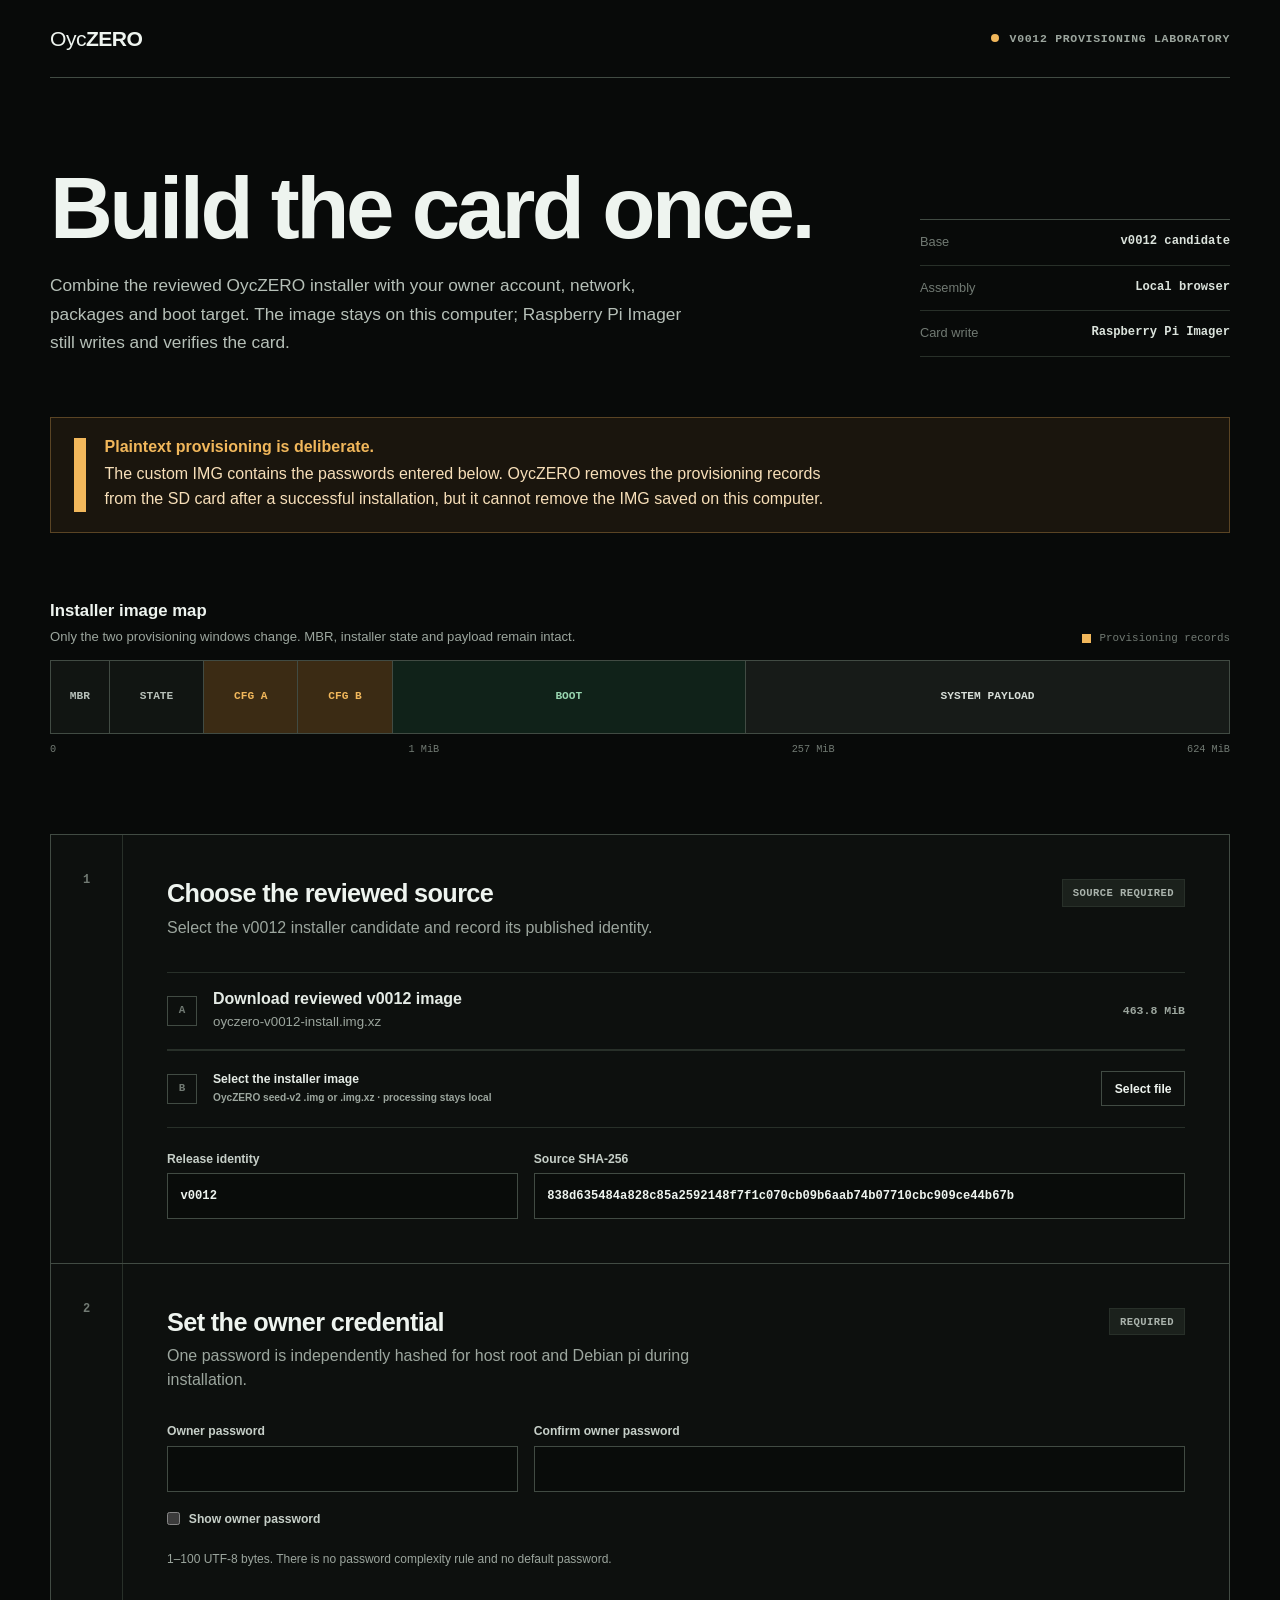
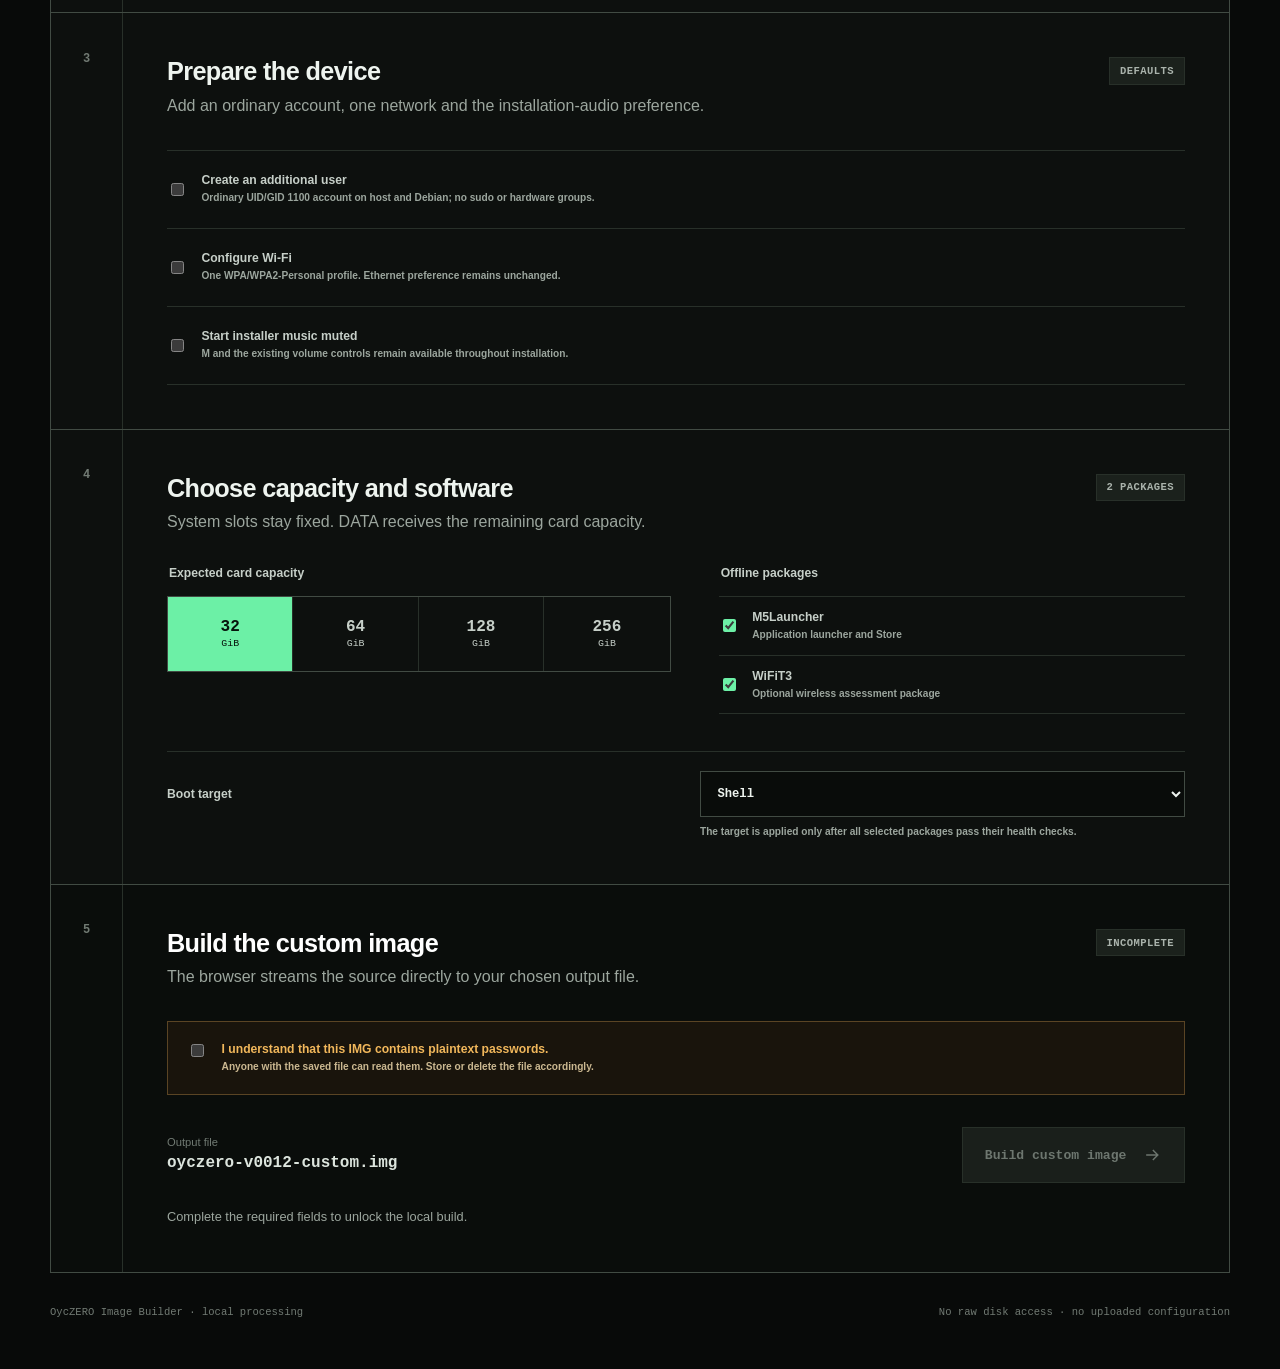
<file: docs/index.html>
<!doctype html>
<html lang="en">
  <head>
    <meta charset="UTF-8" />
    <meta name="viewport" content="width=device-width, initial-scale=1.0" />
    <meta http-equiv="refresh" content="0; url=./OycZERO-Config/" />
    <title>OycZERO Config</title>
  </head>
  <body>
    <p><a href="./OycZERO-Config/">Open OycZERO Config</a></p>
  </body>
</html>
</file>
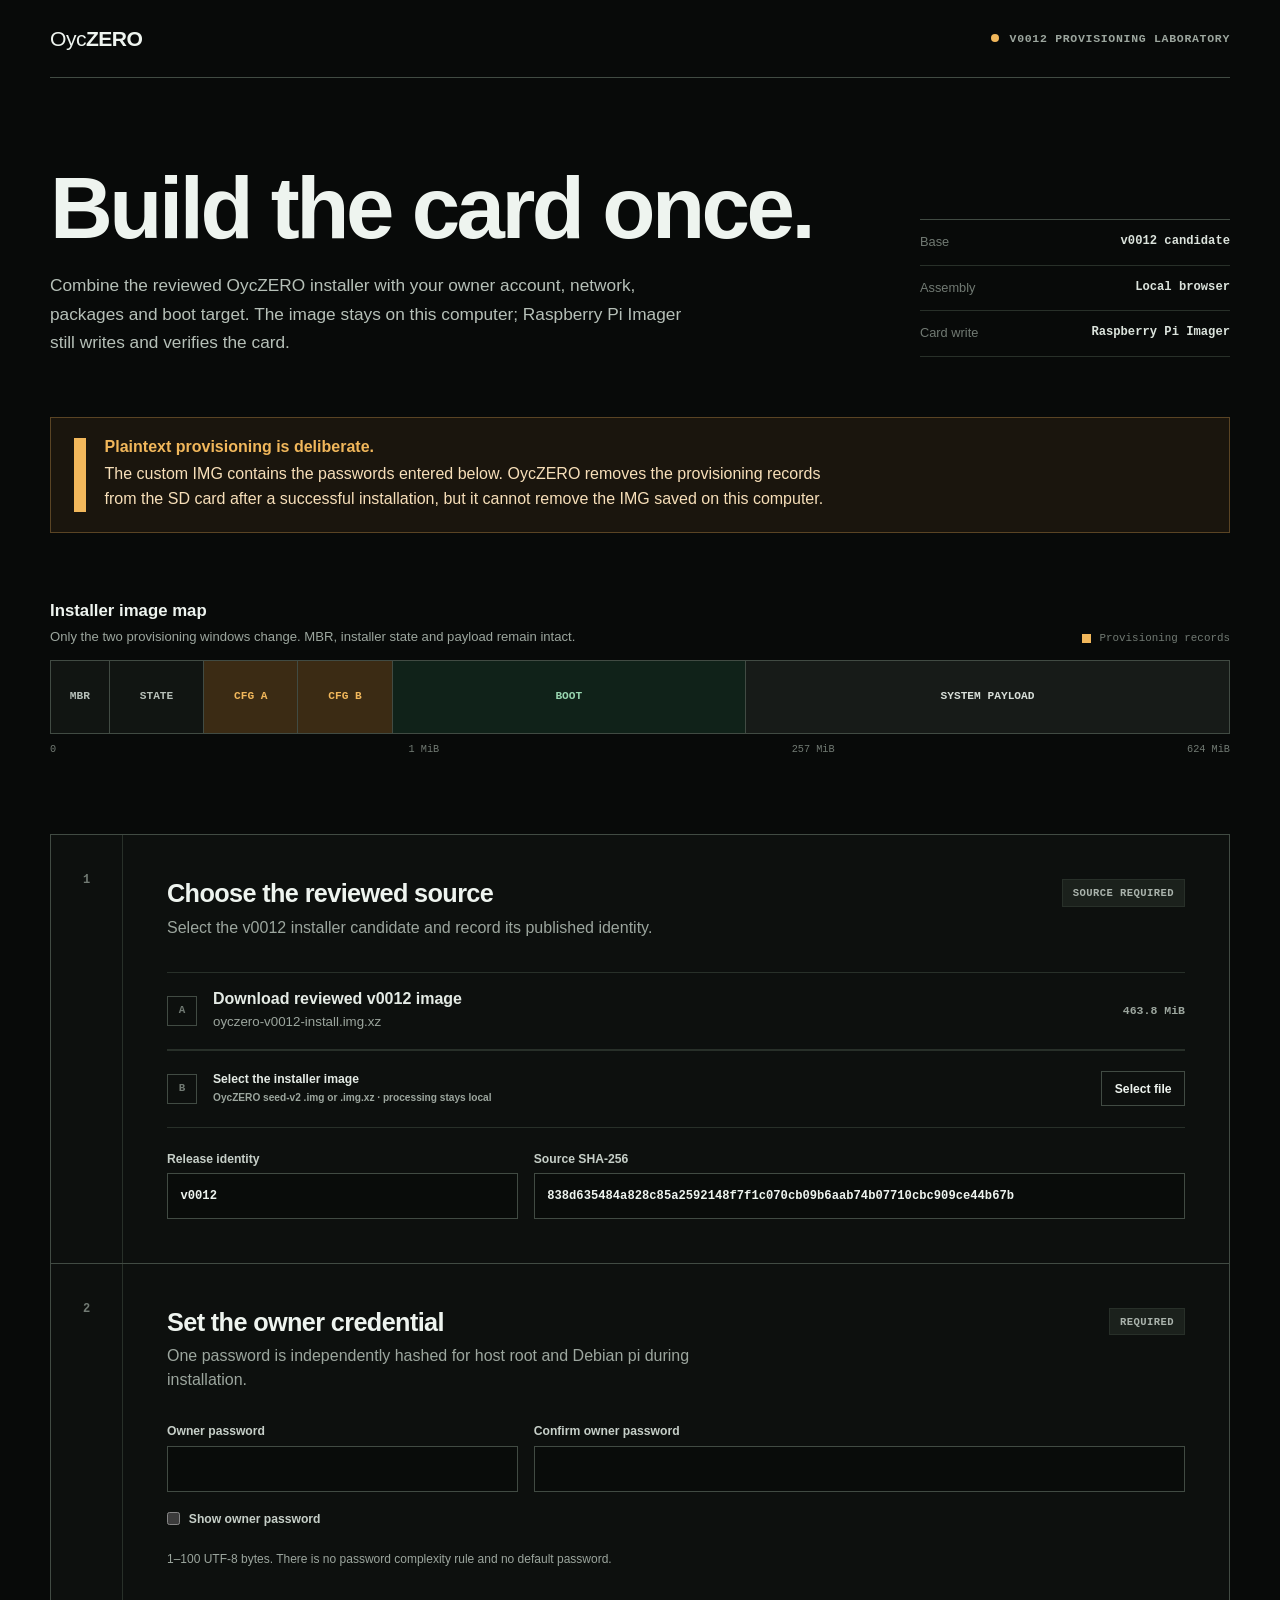
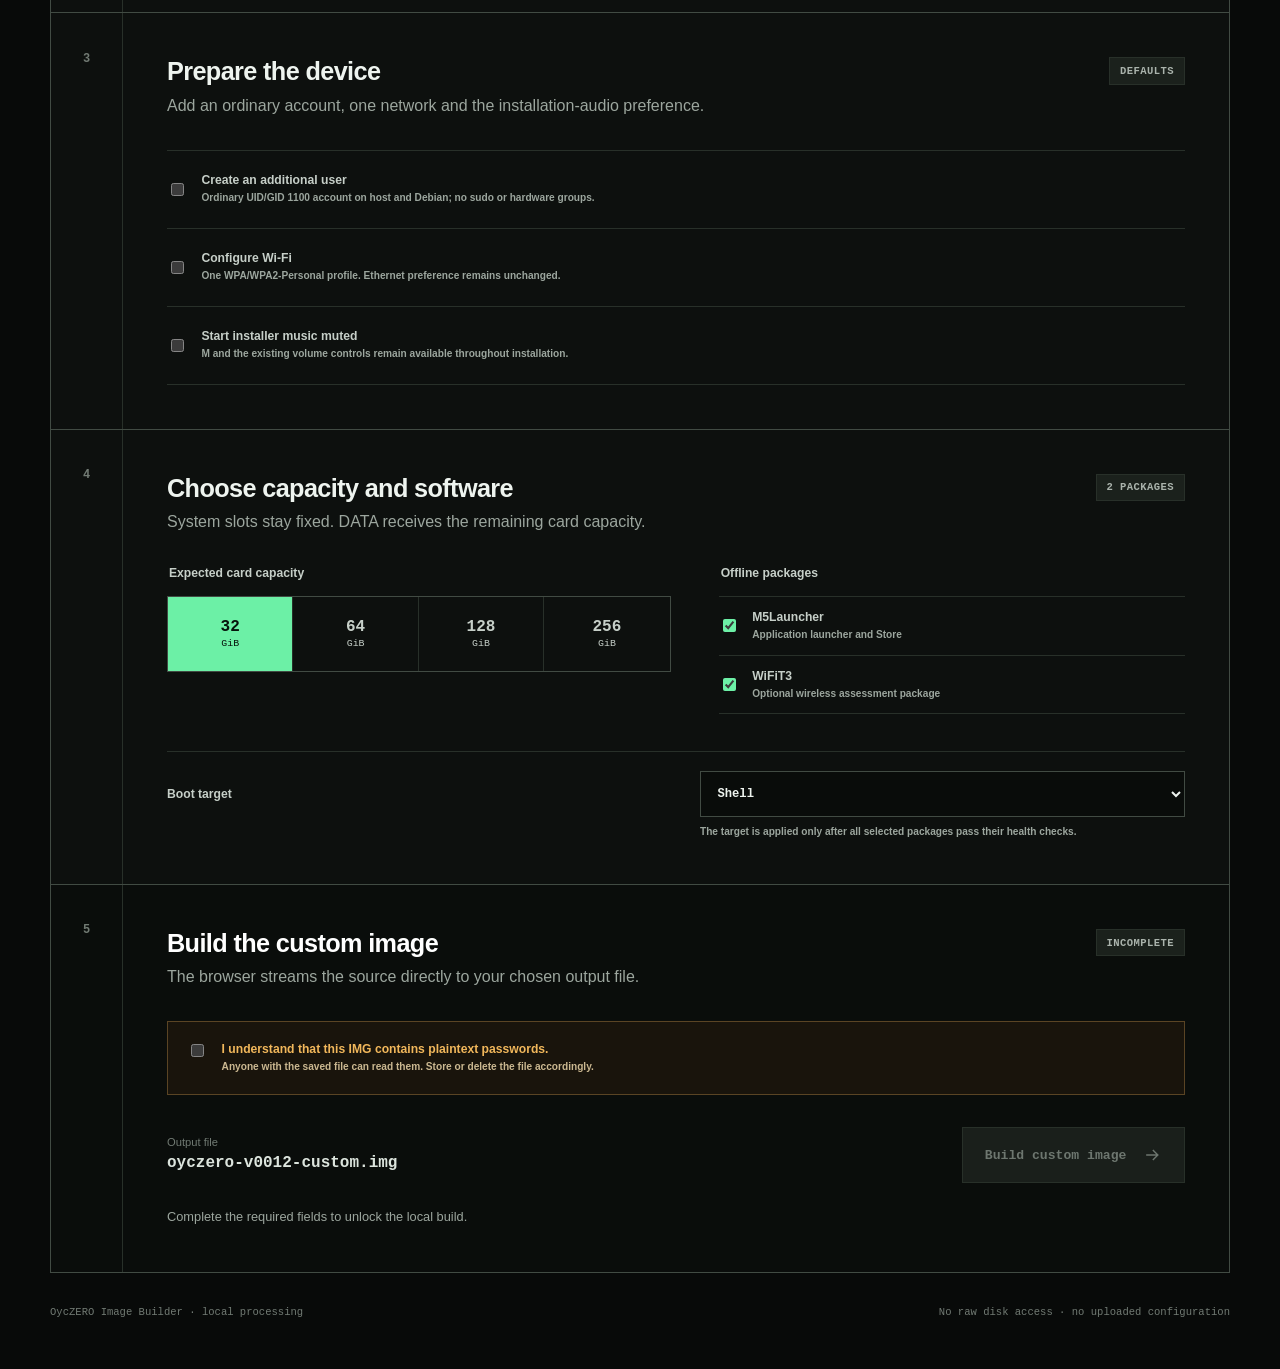
<file: docs/OycZERO-Config/index.html>
<!doctype html>
<html lang="en">
  <head>
    <meta charset="UTF-8">
    <meta name="viewport" content="width=device-width, initial-scale=1.0">
    <meta name="color-scheme" content="dark">
    <meta name="theme-color" content="#080a09">
    <meta name="description" content="Build a personalized OycZERO installer image locally in your browser.">
    <title>OycZERO Image Builder</title>
    <script type="module" crossorigin src="./assets/index-CYXdYhz3.js"></script>
    <link rel="stylesheet" crossorigin href="./assets/index-DkXLmrPJ.css">
  </head>
  <body>
    <a class="skip-link" href="#builder-form">Skip to image builder</a>

    <header class="masthead">
      <a class="wordmark" href="#" aria-label="OycZERO Image Builder home">
        <span>Oyc</span><strong>ZERO</strong>
      </a>
      <div class="release-status">
        <span class="status-dot" aria-hidden="true"></span>
        v0012 provisioning laboratory
      </div>
    </header>

    <main id="builder">
      <section class="intro" aria-labelledby="page-title">
        <div class="intro-copy">
          <h1 id="page-title">Build the card once.</h1>
          <p class="lede">Combine the reviewed OycZERO installer with your owner account, network, packages and boot target. The image stays on this computer; Raspberry Pi Imager still writes and verifies the card.</p>
        </div>
        <dl class="artifact-facts">
          <div><dt>Base</dt><dd>v0012 candidate</dd></div>
          <div><dt>Assembly</dt><dd>Local browser</dd></div>
          <div><dt>Card write</dt><dd>Raspberry Pi Imager</dd></div>
        </dl>
      </section>

      <aside class="security-boundary" role="note" aria-label="Security boundary">
        <span class="boundary-mark" aria-hidden="true"></span>
        <div>
          <strong>Plaintext provisioning is deliberate.</strong>
          <p>The custom IMG contains the passwords entered below. OycZERO removes the provisioning records from the SD card after a successful installation, but it cannot remove the IMG saved on this computer.</p>
        </div>
      </aside>

      <section class="disk-strip" aria-labelledby="disk-map-title">
        <div class="disk-heading">
          <div>
            <h2 id="disk-map-title">Installer image map</h2>
            <p>Only the two provisioning windows change. MBR, installer state and payload remain intact.</p>
          </div>
          <span class="map-legend"><i aria-hidden="true"></i> Provisioning records</span>
        </div>
        <div class="disk-map" role="img" aria-label="MBR, installer state, two provisioning records, boot partition and system payload">
          <span class="segment segment-mbr">MBR</span>
          <span class="segment segment-state">STATE</span>
          <span id="segment-cfg-a" class="segment segment-profile">CFG A</span>
          <span id="segment-cfg-b" class="segment segment-profile">CFG B</span>
          <span class="segment segment-boot">BOOT</span>
          <span class="segment segment-root">SYSTEM PAYLOAD</span>
        </div>
        <div class="disk-scale"><span>0</span><span>1 MiB</span><span>257 MiB</span><span>624 MiB</span></div>
      </section>

      <form class="builder-form" id="builder-form" novalidate>
        <section class="stage" aria-labelledby="source-title">
          <div class="stage-index" aria-hidden="true">1</div>
          <div class="stage-content">
            <div class="stage-heading">
              <div>
                <h2 id="source-title">Choose the reviewed source</h2>
                <p>Select the v0012 installer candidate and record its published identity.</p>
              </div>
              <output id="source-state" class="stage-state">Source required</output>
            </div>

            <a id="download-release" class="source-choice source-pending" aria-disabled="true">
              <span class="source-marker" aria-hidden="true">A</span>
              <span class="choice-copy">
                <strong id="download-release-title">Download reviewed v0012 image</strong>
                <small id="download-release-detail">Not published yet. Use the reviewed local file below for hardware acceptance.</small>
              </span>
              <span id="download-release-size" class="choice-size">Not published</span>
            </a>

            <label class="source-choice">
              <span class="source-marker" aria-hidden="true">B</span>
              <span class="choice-copy">
                <strong>Select the installer image</strong>
                <small>OycZERO seed-v2 .img or .img.xz · processing stays local</small>
              </span>
              <span class="file-button">Select file</span>
              <input id="local-file" class="visually-hidden" type="file" accept=".img,.xz" required>
            </label>

            <div class="source-identity">
              <label>
                Release identity
                <input id="release-tag" pattern="v[0-9]{4}" required readonly spellcheck="false" autocomplete="off">
              </label>
              <label>
                Source SHA-256
                <input id="source-sha" pattern="[0-9a-f]{64}" required readonly spellcheck="false" autocomplete="off">
              </label>
            </div>
          </div>
        </section>

        <section class="stage" aria-labelledby="owner-title">
          <div class="stage-index" aria-hidden="true">2</div>
          <div class="stage-content">
            <div class="stage-heading">
              <div>
                <h2 id="owner-title">Set the owner credential</h2>
                <p>One password is independently hashed for host root and Debian pi during installation.</p>
              </div>
              <output id="owner-state" class="stage-state">Required</output>
            </div>

            <div class="credential-grid">
              <label>
                Owner password
                <input id="owner-password" type="password" required autocomplete="new-password" aria-describedby="owner-note">
              </label>
              <label>
                Confirm owner password
                <input id="owner-confirmation" type="password" required autocomplete="new-password">
              </label>
            </div>
            <label class="inline-check secret-visibility">
              <input id="show-owner-password" type="checkbox" aria-controls="owner-password owner-confirmation">
              Show owner password
            </label>
            <p id="owner-note" class="field-note">1–100 UTF-8 bytes. There is no password complexity rule and no default password.</p>
          </div>
        </section>

        <section class="stage" aria-labelledby="device-title">
          <div class="stage-index" aria-hidden="true">3</div>
          <div class="stage-content">
            <div class="stage-heading">
              <div>
                <h2 id="device-title">Prepare the device</h2>
                <p>Add an ordinary account, one network and the installation-audio preference.</p>
              </div>
              <output id="device-state" class="stage-state">Optional</output>
            </div>

            <div class="option-stack">
              <label class="toggle-row">
                <input id="create-extra-user" type="checkbox">
                <span>
                  <strong>Create an additional user</strong>
                  <small>Ordinary UID/GID 1100 account on host and Debian; no sudo or hardware groups.</small>
                </span>
              </label>
              <fieldset id="extra-user-fields" class="revealed-fields" hidden disabled>
                <legend>Additional account</legend>
                <label>
                  Username
                  <input id="extra-username" pattern="[a-z_][a-z0-9_-]{0,31}" autocomplete="username">
                </label>
                <label>
                  Password
                  <input id="extra-password" type="password" autocomplete="new-password">
                </label>
                <label>
                  Confirm password
                  <input id="extra-confirmation" type="password" autocomplete="new-password">
                </label>
                <label class="inline-check secret-visibility full-row">
                  <input id="show-extra-password" type="checkbox" aria-controls="extra-password extra-confirmation">
                  Show additional-user password
                </label>
              </fieldset>

              <label class="toggle-row">
                <input id="configure-wifi" type="checkbox">
                <span>
                  <strong>Configure Wi-Fi</strong>
                  <small>One WPA/WPA2-Personal profile. Ethernet preference remains unchanged.</small>
                </span>
              </label>
              <fieldset id="wifi-fields" class="revealed-fields" hidden disabled>
                <legend>Wi-Fi profile</legend>
                <label class="span-two">
                  Network name (SSID)
                  <input id="wifi-ssid" autocomplete="off">
                </label>
                <label class="inline-check field-option full-row">
                  <input id="wifi-hidden" type="checkbox">
                  Hidden network
                </label>
                <label>
                  Passphrase
                  <input id="wifi-passphrase" type="password" autocomplete="new-password">
                </label>
                <label>
                  Confirm passphrase
                  <input id="wifi-confirmation" type="password" autocomplete="new-password">
                </label>
                <label class="inline-check secret-visibility full-row">
                  <input id="show-wifi-passphrase" type="checkbox" aria-controls="wifi-passphrase wifi-confirmation">
                  Show Wi-Fi passphrase
                </label>
              </fieldset>

              <label class="toggle-row">
                <input id="audio-muted" type="checkbox">
                <span>
                  <strong>Start installer music muted</strong>
                  <small>M and the existing volume controls remain available throughout installation.</small>
                </span>
              </label>
            </div>
          </div>
        </section>

        <section class="stage" aria-labelledby="profile-title">
          <div class="stage-index" aria-hidden="true">4</div>
          <div class="stage-content">
            <div class="stage-heading">
              <div>
                <h2 id="profile-title">Choose capacity and software</h2>
                <p>System slots stay fixed. DATA receives the remaining card capacity.</p>
              </div>
              <output id="profile-state" class="stage-state">2 packages</output>
            </div>

            <div class="profile-grid">
              <fieldset>
                <legend>Expected card capacity</legend>
                <div class="capacity-options">
                  <label><input type="radio" name="capacity" value="32" checked><span>32</span><small>GiB</small></label>
                  <label><input type="radio" name="capacity" value="64"><span>64</span><small>GiB</small></label>
                  <label><input type="radio" name="capacity" value="128"><span>128</span><small>GiB</small></label>
                  <label><input type="radio" name="capacity" value="256"><span>256</span><small>GiB</small></label>
                </div>
              </fieldset>

              <fieldset>
                <legend>Offline packages</legend>
                <label class="package-row">
                  <input type="checkbox" name="package" value="m5launcher" checked>
                  <span><strong>M5Launcher</strong><small>Application launcher and Store</small></span>
                </label>
                <label class="package-row">
                  <input type="checkbox" name="package" value="wifit3" checked>
                  <span><strong>WiFiT3</strong><small>Optional wireless assessment package</small></span>
                </label>
              </fieldset>

              <label class="autostart-field">
                Boot target
                <select id="autostart">
                  <option value="shell" selected>Shell</option>
                  <option value="m5launcher">M5Launcher</option>
                  <option value="wifit3">WiFiT3</option>
                </select>
                <small>The target is applied only after all selected packages pass their health checks.</small>
              </label>
            </div>
          </div>
        </section>

        <section class="stage stage-build" aria-labelledby="build-title">
          <div class="stage-index" aria-hidden="true">5</div>
          <div class="stage-content">
            <div class="stage-heading">
              <div>
                <h2 id="build-title">Build the custom image</h2>
                <p>The browser streams the source directly to your chosen output file.</p>
              </div>
              <output id="build-state" class="stage-state">Incomplete</output>
            </div>

            <label class="plaintext-acknowledgement">
              <input id="plaintext-ack" type="checkbox" required>
              <span>
                <strong>I understand that this IMG contains plaintext passwords.</strong>
                <small>Anyone with the saved file can read them. Store or delete the file accordingly.</small>
              </span>
            </label>

            <div class="build-line">
              <div class="output-name">
                <span>Output file</span>
                <strong id="output-name">oyczero-v0012-custom.img</strong>
              </div>
              <button id="build-button" type="submit" disabled>
                <span>Build custom image</span>
                <svg viewBox="0 0 24 24" aria-hidden="true"><path d="M5 12h13M13 6l6 6-6 6"/></svg>
              </button>
            </div>

            <div id="progress-panel" class="progress-panel" hidden>
              <div class="progress-copy"><span id="progress-label">Preparing image stream</span><span id="progress-value">0 MiB</span></div>
              <progress id="progress" max="654131200" value="0">0%</progress>
            </div>

            <p id="result" class="result" role="status" aria-live="polite">Complete the required fields to unlock the local build.</p>
          </div>
        </section>
      </form>
    </main>

    <footer>
      <span>OycZERO Image Builder · local processing</span>
      <span>No raw disk access · no uploaded configuration</span>
    </footer>
  </body>
</html>
</file>
<file: docs/OycZERO-Config/assets/index-DkXLmrPJ.css>
:root{color:#eef4ef;font-synthesis:none;text-rendering:optimizelegibility;--canvas:#080a09;--surface:#0d100e;--surface-raised:#121613;--surface-active:#172019;--ink:#eef4ef;--muted:#9ca69e;--quiet:#717a73;--line:#283029;--line-strong:#414b43;--green:#6cf0a6;--green-ink:#07140c;--green-deep:#163824;--amber:#f1b75b;--amber-deep:#3b2b14;--red:#ff8f84;--red-deep:#3e1917;--mono:"Cascadia Mono", "SFMono-Regular", Consolas, monospace;background:#080a09;font-family:Aptos,Segoe UI Variable,Segoe UI,sans-serif}*{box-sizing:border-box}html{--lightningcss-light: ;--lightningcss-dark:initial;color-scheme:dark;scroll-behavior:smooth;scrollbar-color:var(--line-strong) var(--canvas);min-width:320px}body{background:var(--canvas);min-width:320px;margin:0;overflow-x:clip}button,input,select{font:inherit}::selection{color:var(--green-ink);background:var(--green)}::-webkit-scrollbar{width:12px;height:12px}::-webkit-scrollbar-track{background:var(--canvas)}::-webkit-scrollbar-thumb{background:var(--line-strong);border:3px solid var(--canvas)}:focus-visible{outline:3px solid var(--green);outline-offset:3px}.skip-link{clip-path:inset(50%);white-space:nowrap;z-index:30;width:1px;height:1px;color:var(--green-ink);background:var(--green);padding:.75rem 1rem;font-weight:800;position:absolute;top:0;left:1rem;overflow:hidden}.skip-link:focus{clip-path:none;white-space:normal;width:auto;height:auto;position:fixed;top:1rem;overflow:visible}.masthead,main,footer{width:min(1180px,100% - 40px);margin-inline:auto}.masthead{border-bottom:1px solid var(--line-strong);justify-content:space-between;align-items:center;min-height:78px;display:flex}.wordmark{color:var(--ink);letter-spacing:-.025em;font-size:1.32rem;text-decoration:none}.wordmark strong{font-weight:850}.release-status{color:var(--muted);font:700 .72rem/1 var(--mono);font-variant-numeric:tabular-nums;letter-spacing:.06em;text-transform:uppercase;align-items:center;gap:.65rem;display:flex}.status-dot{background:var(--amber);border-radius:50%;width:8px;height:8px}.intro{grid-template-columns:minmax(0,1fr) 310px;align-items:end;gap:clamp(3rem,8vw,7rem);padding:5.5rem 0 3.75rem;display:grid}.intro-copy{min-width:0}h1,h2,p{margin-top:0}h1{letter-spacing:-.04em;text-wrap:balance;max-width:850px;margin-bottom:1.35rem;font-size:clamp(3rem,6.8vw,5.7rem);line-height:.96}.lede{color:#b6c0b8;max-width:68ch;margin-bottom:0;font-size:1.08rem;line-height:1.65}.artifact-facts{border-top:1px solid var(--line-strong);margin:0}.artifact-facts div{border-bottom:1px solid var(--line);justify-content:space-between;gap:1rem;padding:.9rem 0;display:flex}.artifact-facts dt{color:var(--quiet);font-size:.8rem}.artifact-facts dd{color:#dbe3dc;font:700 .76rem/1.3 var(--mono);text-align:right;margin:0}.security-boundary{color:#f7dfb9;background:#1a150d;border:1px solid #5a4424;grid-template-columns:12px 1fr;gap:1.15rem;padding:1.3rem 1.45rem;display:grid}.security-boundary strong{color:var(--amber)}.security-boundary p{max-width:82ch;margin:.35rem 0 0;line-height:1.55}.boundary-mark{background:var(--amber)}.disk-strip{padding:4.25rem 0 5rem}.disk-heading{justify-content:space-between;align-items:end;gap:2rem;display:flex}.disk-heading h2{margin-bottom:.45rem;font-size:1.05rem}.disk-heading p{color:var(--muted);margin-bottom:1rem;font-size:.82rem}.map-legend{color:var(--quiet);font:.68rem/1 var(--mono);align-items:center;gap:.5rem;margin-bottom:1rem;display:flex}.map-legend i{background:var(--amber);width:9px;height:9px}.disk-map{background:var(--surface);border:1px solid var(--line-strong);grid-template-columns:5fr 8fr 8fr 8fr 30fr 41fr;height:74px;display:grid}.segment{border-right:1px solid var(--line-strong);color:#b7c0b9;min-width:0;font:700 clamp(.55rem, 1vw, .7rem)/1 var(--mono);place-items:center;transition:color .18s ease-out,background-color .18s ease-out;display:grid;overflow:hidden}.segment:last-child{border-right:0}.segment-mbr,.segment-state{background:#111512}.segment-profile{color:var(--amber);background:var(--amber-deep)}.segment-profile.is-armed{color:#1b1205;background:var(--amber)}.segment-profile.is-verified{color:var(--green-ink);background:var(--green)}.segment-boot{color:#98d6b0;background:#102219}.segment-root{color:#d7ded8;background:#171b18}.disk-scale{color:var(--quiet);font:.64rem/1 var(--mono);font-variant-numeric:tabular-nums;justify-content:space-between;margin-top:.65rem;display:flex}.builder-form{background:var(--surface);border:1px solid var(--line-strong);min-width:0}.stage{border-bottom:1px solid var(--line-strong);grid-template-columns:72px minmax(0,1fr);display:grid}.stage:last-child{border-bottom:0}.stage-index{color:var(--quiet);border-right:1px solid var(--line);font:700 .75rem/1 var(--mono);font-variant-numeric:tabular-nums;place-items:start center;padding-top:2.45rem;display:grid}.stage-content{min-width:0;padding:clamp(1.6rem,4vw,2.75rem)}.stage-heading{justify-content:space-between;align-items:start;gap:2rem;margin-bottom:2rem;display:flex}.stage-heading h2{letter-spacing:-.025em;margin-bottom:.45rem;font-size:1.58rem;line-height:1.15}.stage-heading p{max-width:68ch;color:var(--muted);margin-bottom:0;line-height:1.5}.stage-state{color:#aab3ac;border:1px solid var(--line);font:700 .66rem/1 var(--mono);letter-spacing:.04em;text-transform:uppercase;background:#1b211c;flex:none;padding:.46rem .62rem}.stage-state.is-success{color:var(--green);background:#112719;border-color:#2b6541}.stage-state.is-error{color:var(--red);background:var(--red-deep);border-color:#6e302b}.source-choice{min-height:78px;color:inherit;border-top:1px solid var(--line);cursor:pointer;align-items:center;gap:1rem;padding:1rem 0;text-decoration:none;display:flex}.source-choice:last-of-type{border-bottom:1px solid var(--line)}.source-pending{cursor:default;opacity:.72}.source-marker{width:30px;height:30px;color:var(--quiet);border:1px solid var(--line-strong);font:700 .68rem/1 var(--mono);flex:none;place-items:center;display:grid}.choice-copy{flex:1;gap:.28rem;min-width:0;display:grid}.choice-copy strong{color:#e4ebe5}.choice-copy small,.package-row small{color:var(--muted);line-height:1.35}.choice-size{color:var(--muted);font:700 .72rem/1 var(--mono)}.file-button{color:var(--ink);border:1px solid var(--line-strong);padding:.58rem .78rem;font-size:.76rem;font-weight:750}.source-choice:hover .file-button{color:var(--green);border-color:var(--green)}.source-identity,.credential-grid{grid-template-columns:minmax(0,.7fr) minmax(0,1.3fr);gap:1rem;margin-top:1.5rem;display:grid}label,legend{color:#c6cfc8;font-size:.76rem;font-weight:720}input[type=text],input[type=password],input:not([type]),select{width:100%}.source-identity input,.credential-grid input,.revealed-fields input,select{min-width:0;min-height:46px;color:var(--ink);caret-color:var(--green);border:1px solid var(--line-strong);background:#090c0a;border-radius:0;margin-top:.48rem;padding:0 .78rem}.source-identity input,select{font-family:var(--mono);font-size:.76rem}input::placeholder{color:#626c64;opacity:1}input:hover,select:hover{border-color:#657067}input:focus,select:focus{border-color:var(--green)}input:user-invalid{border-color:var(--red)}.field-note{color:var(--muted);margin:.85rem 0 0;font-size:.75rem;line-height:1.5}.option-stack{border-top:1px solid var(--line)}.toggle-row{border-bottom:1px solid var(--line);cursor:pointer;grid-template-columns:auto minmax(0,1fr);align-items:center;gap:.9rem;min-height:78px;display:grid}.toggle-row input,.package-row input,.capacity-options input,.inline-check input,.plaintext-acknowledgement input{accent-color:var(--green)}.toggle-row>span{gap:.28rem;display:grid}.toggle-row small{color:var(--muted);line-height:1.4}.revealed-fields{background:var(--surface-raised);border:0;border-bottom:1px solid var(--line);grid-template-columns:repeat(2,minmax(0,1fr));gap:1rem;min-width:0;margin:0;padding:1.35rem;display:grid}.revealed-fields[hidden]{display:none}.revealed-fields legend{grid-column:1/-1;padding:0}.revealed-fields>label:first-of-type{grid-column:1/-1}.revealed-fields .span-two{grid-column:span 1}.revealed-fields .full-row{grid-column:1/-1}.inline-check{align-self:end;align-items:center;gap:.55rem;min-height:46px;display:flex}.inline-check input{width:auto;margin:0}.secret-visibility{width:max-content;min-height:36px;margin-top:.55rem}.field-option{width:max-content;min-height:36px}.profile-grid{grid-template-columns:1.08fr 1fr;gap:2.3rem 3rem;display:grid}fieldset{border:0;min-width:0;margin:0;padding:0}legend{margin-bottom:1rem}.capacity-options{border:1px solid var(--line-strong);grid-template-columns:repeat(4,1fr);display:grid}.capacity-options label{border-right:1px solid var(--line);cursor:pointer;align-content:center;place-items:center;min-height:74px;display:grid;position:relative}.capacity-options label:last-child{border-right:0}.capacity-options input{opacity:0;position:absolute}.capacity-options label:has(input:checked){color:var(--green-ink);background:var(--green)}.capacity-options label:has(input:focus-visible){outline-offset:-4px;outline:3px solid #dfffea}.capacity-options span{font:750 1rem/1 var(--mono)}.capacity-options small{font:.62rem/1 var(--mono);margin-top:.25rem}.package-row{border-top:1px solid var(--line);cursor:pointer;grid-template-columns:auto minmax(0,1fr);align-items:center;gap:.85rem;padding:.82rem 0;display:grid}.package-row:last-child{border-bottom:1px solid var(--line)}.package-row span{gap:.24rem;display:grid}.autostart-field{border-top:1px solid var(--line);grid-column:1/-1;grid-template-columns:1fr 1fr;align-items:center;gap:.5rem 3rem;padding-top:1.2rem;display:grid}.autostart-field select{margin-top:0}.autostart-field small{color:var(--muted);grid-column:2;line-height:1.45}.stage-build{color:#fff;background:#0a0d0b}.stage-build .stage-index{border-right-color:var(--line)}.plaintext-acknowledgement{color:#f6e1bf;cursor:pointer;background:#19140c;border:1px solid #5a4424;grid-template-columns:auto minmax(0,1fr);align-items:start;gap:.9rem;padding:1.2rem;display:grid}.plaintext-acknowledgement input{margin-top:.15rem}.plaintext-acknowledgement span{gap:.3rem;display:grid}.plaintext-acknowledgement strong{color:var(--amber)}.plaintext-acknowledgement small{color:#cbb891;line-height:1.45}.build-line{grid-template-columns:minmax(0,1fr) auto;align-items:center;gap:2rem;margin-top:2rem;display:grid}.output-name{gap:.35rem;min-width:0;display:grid}.output-name span{color:var(--quiet);font-size:.7rem}.output-name strong{color:#dce4dd;font:700 clamp(.8rem, 1.6vw, 1rem)/1.35 var(--mono);overflow-wrap:anywhere}button{min-height:56px;color:var(--green-ink);background:var(--green);border:1px solid var(--green);font:800 .82rem/1 var(--mono);cursor:pointer;border-radius:0;justify-content:center;align-items:center;gap:1rem;padding:0 1.35rem;display:flex}button:hover{background:#8dffc0;border-color:#8dffc0}button:active{background:#4bd68a;border-color:#4bd68a}button:disabled{color:#6d766f;border-color:var(--line);cursor:not-allowed;background:#1a1f1b}button svg{fill:none;stroke:currentColor;stroke-width:1.7px;width:20px}.progress-panel{margin-top:2rem}.progress-copy{color:#bac3bc;font:.68rem/1 var(--mono);justify-content:space-between;gap:1rem;margin-bottom:.7rem;display:flex}progress{background:#242a25;border:0;border-radius:0;width:100%;height:12px}progress::-webkit-progress-bar{background:#242a25}progress::-webkit-progress-value{background:var(--green)}progress::-moz-progress-bar{background:var(--green)}.result{color:var(--muted);margin:1.5rem 0 0;font-size:.8rem;line-height:1.6}.result.is-success{color:var(--green)}.result.is-error{color:var(--red)}footer{color:var(--quiet);font:.66rem/1.5 var(--mono);justify-content:space-between;gap:2rem;padding:2rem 0 3rem;display:flex}.visually-hidden{clip:rect(0, 0, 0, 0);white-space:nowrap;border:0;width:1px;height:1px;margin:-1px;padding:0;overflow:hidden;position:absolute!important}@media (max-width:760px){.masthead,main,footer{width:min(100% - 24px,1180px)}.masthead{min-height:66px}.release-status{font-size:0}.release-status:after{content:"v0012 lab";font:700 .62rem/1 var(--mono)}.intro{grid-template-columns:1fr;gap:2.6rem;padding:4rem 0 3rem}h1{max-width:100%;font-size:3rem}.lede{overflow-wrap:anywhere;font-size:1rem}.artifact-facts dd{overflow-wrap:anywhere;max-width:62%}.security-boundary{grid-template-columns:7px 1fr;padding:1rem}.disk-strip{padding:3.2rem 0 3.8rem}.disk-heading{display:block}.map-legend{margin-top:1rem}.disk-map{grid-template-columns:1fr 1fr 1.25fr 1.25fr 2fr 3fr;height:60px}.segment{writing-mode:vertical-rl;font-size:.48rem}.stage{grid-template-columns:38px minmax(0,1fr)}.stage-index{padding-top:2rem}.stage-content{padding:1.5rem 1rem}.stage-heading{gap:1rem;display:grid}.stage-heading h2{font-size:1.35rem}.stage-state{justify-self:start}.source-choice{flex-wrap:wrap;align-items:start}.choice-copy{min-width:calc(100% - 46px)}.choice-size,.file-button{margin-left:46px}.source-identity,.credential-grid,.profile-grid,.build-line{grid-template-columns:minmax(0,1fr)}.revealed-fields{grid-template-columns:minmax(0,1fr);padding:1rem}.revealed-fields>label:first-of-type,.revealed-fields .span-two{grid-column:auto}.autostart-field{grid-column:auto;grid-template-columns:1fr}.autostart-field small{grid-column:auto}.capacity-options{grid-template-columns:repeat(2,1fr)}.capacity-options label:nth-child(2){border-right:0}.capacity-options label:nth-child(-n+2){border-bottom:1px solid var(--line)}.plaintext-acknowledgement{padding:1rem}button{width:100%}footer{display:grid}}@media (prefers-reduced-motion:reduce){html{scroll-behavior:auto}*,:before,:after{transition-duration:.01ms!important;animation-duration:.01ms!important}}
</file>
